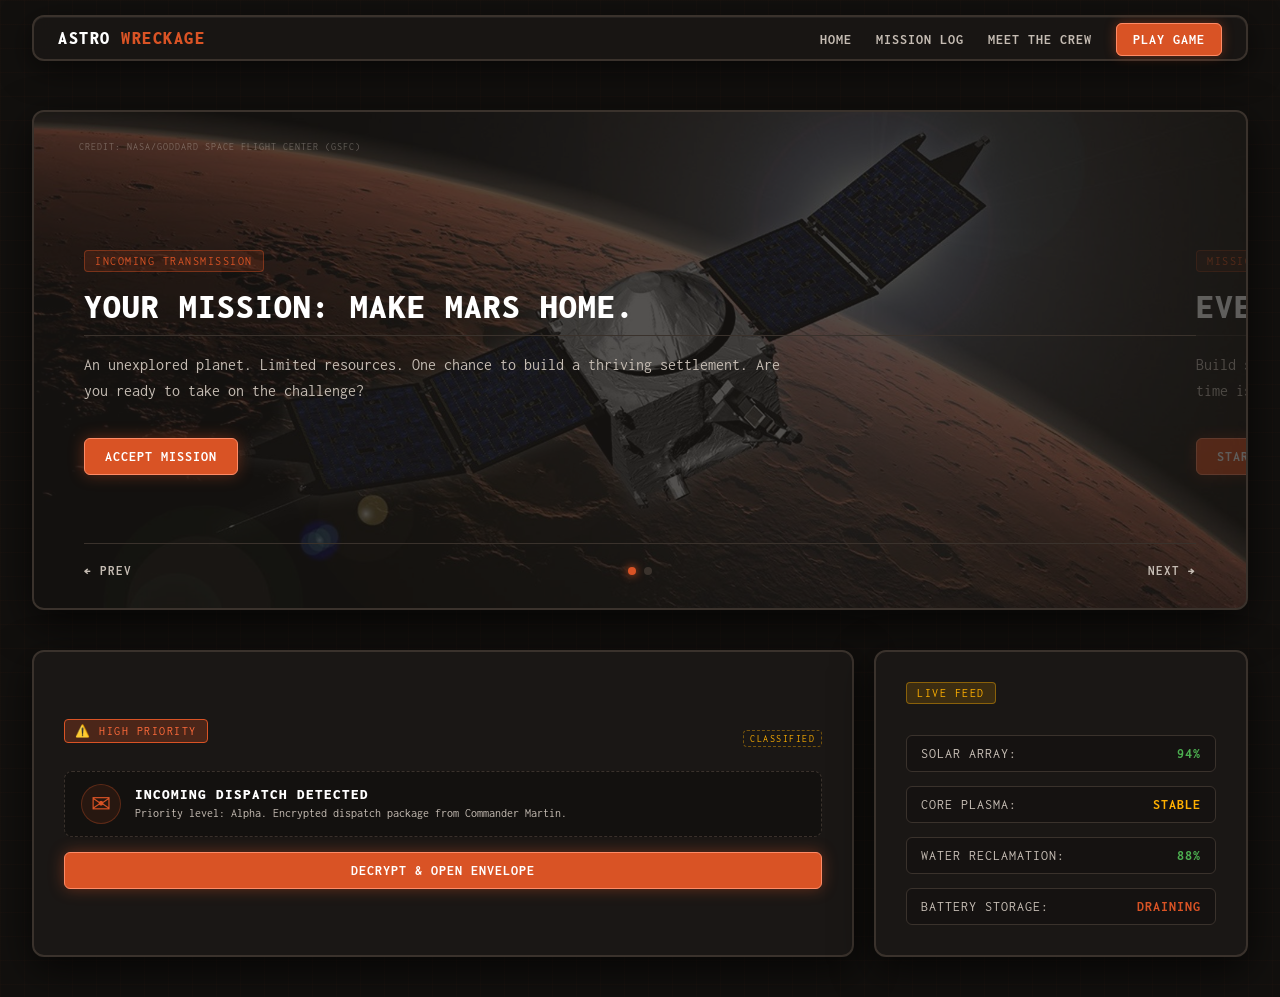
<file: index.html>
<!DOCTYPE html>
<html lang="en">
<head>
    <meta charset="UTF-8">
    <meta name="viewport" content="width=device-width, initial-scale=1.0">
    <title>Astro Wreckage | Home</title>
    <link rel="preconnect" href="https://fonts.googleapis.com">
    <link rel="preconnect" href="https://fonts.gstatic.com" crossorigin>
    <link href="https://fonts.googleapis.com/css2?family=Inconsolata:wght@400;700;900&display=swap" rel="stylesheet">
    <link rel="stylesheet" href="style.css">
</head>
<body>
    <nav>
        <a href="#" class="brand">
            <span class="title">Astro <span>Wreckage</span></span>
        </a>
        
        <ul class="navbar">
            <li><a href="index.html" class="active">Home</a></li>
            <li><a href="mission.html">Mission Log</a></li>
            <li><a href="crew.html">Meet The Crew</a></li>
            <li><a href="game.html" class="game-btn">Play Game</a></li>
        </ul>
    </nav>

<section class="car">
        <div class="car-bg-map" id="carMap"></div>
        
        <div class="image-credit" id="imageCredit">Credit: NASA/Goddard Space Flight Center (GSFC)</div>

        <div class="carousel-container">
            <div class="carousel-slide active">
                <div class="badge">INCOMING TRANSMISSION</div>
                <h1>YOUR MISSION: MAKE MARS HOME.</h1>
                <p>An unexplored planet. Limited resources. One chance to build a thriving settlement. Are you ready to take on the challenge?</p>
                <div class="carousel-actions">
                    <a href="game.html" class="btn primary">ACCEPT MISSION</a>
                </div>
            </div>
            <div class="carousel-slide">
                <div class="badge">MISSION BRIEFING</div>
                <h1>EVERY DECISION SHAPES THE FUTURE.</h1>
                <p>Build structures, manage resources, and advance your research. Plan wisely, because time is running out and every decision counts.</p>
                <div class="carousel-actions">
                    <a href="game.html" class="btn primary">START YOUR MISSION</a>
                </div>
            </div>
        </div>

        <div class="carousel-nav">
            <button class="prev-btn">← PREV</button>
            <div class="indicators">
                <span class="dot active"></span>
                <span class="dot"></span>
            </div>
            <button class="next-btn">NEXT →</button>
        </div>
    </section>
<section class="dashboard-grid">
        <div class="dash-card mission-directive" id="letterCard">
            <div class="letter-seal-view" id="letterSeal">
                <div class="envelope-header">
                    <span class="badge priority-badge">⚠️ HIGH PRIORITY</span>
                    <span class="classification">CLASSIFIED</span>
                </div>
                <div class="envelope-body">
                    <div class="envelope-icon">✉</div>
                    <div class="envelope-text">
                        <h3>INCOMING DISPATCH DETECTED</h3>
                        <p>Priority level: Alpha. Encrypted dispatch package from Commander Martin.</p>
                    </div>
                </div>
                <button class="btn primary" id="openLetterBtn">DECRYPT & OPEN ENVELOPE</button>
            </div>

            <div class="letter-popup-view" id="letterPopup" style="display: none;">
                <div class="letter-popup-content">
                    <span class="close-letter" id="closeLetterBtn">&times; CLOSE ENVELOPE</span>
                    <p class="letter-from">TO: JUNIOR ASTRONAUT</p>
                    <p>WELCOME TO THE MISSION, RECRUIT.</p>
                    <p class="letter-body">
                    You have been selected to take part in humanity's next great challenge: establishing a settlement on Mars. Your mission is to construct and expand your colony, manage limited resources, and advance research before time runs out. Every decision matters. Are you ready to get started? 
                    </p>
                    <div class="letter-signature">- COMMANDER MARTIN</div>
                    <div>
                        <a href="mission.html" class="btn lol">MISSION ASSIGNMENT ACTIVE </a>
                    </div>
                </div>
            </div>
        </div>

  <div class="dash-card telemetry-box">
    <div class="badge" style="color: var(--terminal-yellow); border-color: rgba(255, 176, 0, 0.4); background-color: rgba(255, 176, 0, 0.15);">LIVE FEED</div>
            
    <div class="telemetry-grid">
        <div class="telemetry-item">
            <span class="t-label">SOLAR ARRAY:</span>
            <span class="t-val" id="solarVal" style="color: #4CAF50;">94%</span>
        </div>
    <div class="telemetry-item">
        <span class="t-label">CORE PLASMA:</span>
        <span class="t-val" id="plasmaVal" style="color: var(--terminal-yellow);">STABLE</span>
    </div>
    <div class="telemetry-item">
        <span class="t-label">WATER RECLAMATION:</span>
        <span class="t-val" id="waterVal" style="color: #4CAF50;">88%</span>
    </div>
    <div class="telemetry-item">
        <span class="t-label">BATTERY STORAGE:</span>
        <span class="t-val" id="batteryVal" style="color: var(--rust-orange);">DRAINING</span>
        </div>
    </div>
</div>
</section>
    <script src="script.js"></script>
</body>
</html>
</file>
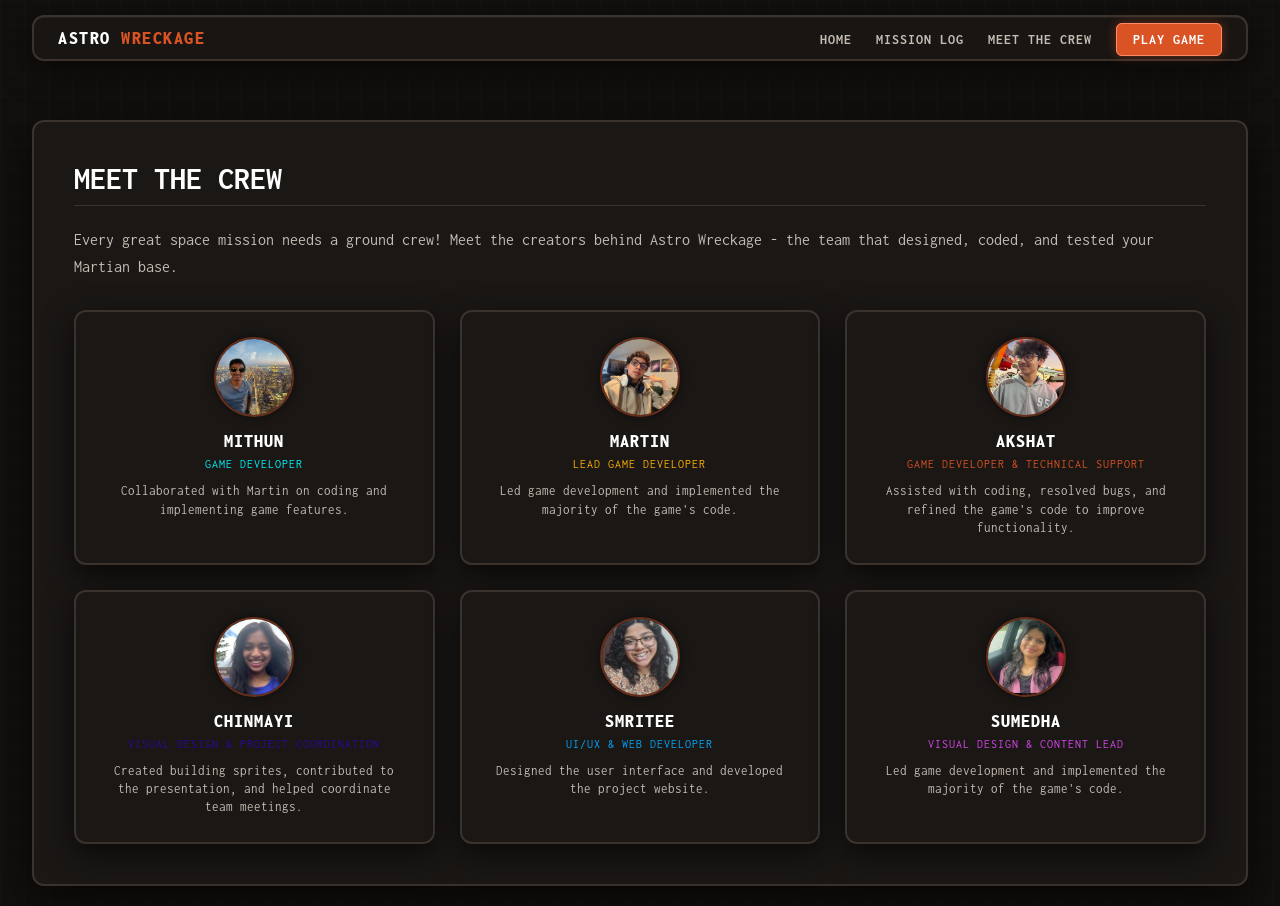
<file: crew.html>
<!DOCTYPE html>
<html lang="en">
<head>
    <meta charset="UTF-8">
    <meta name="viewport" content="width=device-width, initial-scale=1.0">
    <title>Astro Wreckage | Meet The Crew</title>
    <link rel="preconnect" href="https://fonts.googleapis.com">
    <link rel="preconnect" href="https://fonts.gstatic.com" crossorigin>
    <link href="https://fonts.googleapis.com/css2?family=Inconsolata:wght@400;700;900&display=swap" rel="stylesheet">
    <link rel="stylesheet" href="style.css">
</head>
<body>

    <nav>
        <a href="index.html" class="brand"><span class="title">Astro <span>Wreckage</span></span></a>
        <ul class="navbar">
            <li><a href="index.html">Home</a></li>
            <li><a href="mission.html">Mission Log</a></li>
            <li><a href="crew.html" class="active">Meet The Crew</a></li>
            <li><a href="game.html" class="game-btn">Play Game</a></li>
        </ul>
    </nav>
<main class="page-content">
        <h1>MEET THE CREW</h1>
        <p>Every great space mission needs a ground crew! Meet the creators behind Astro Wreckage - the team that designed, coded, and tested your Martian base.</p>

        <div class="crew-grid">
            <div class="crew-card" style="--card-glow: #00f3ff;">
                <div class="crew-avatar image-avatar">
                    <img src="crew1.webp" alt="Mithun">
                </div>
                <h3>MITHUN</h3>
                <span class="crew-role" style="color:#00f3ff">Game Developer</span>
                <p>Collaborated with Martin on coding and implementing game features.</p>
            </div>

            <div class="crew-card" style="--card-glow: #ffb000;">
                <div class="crew-avatar image-avatar">
                    <img src="crew2.webp" alt="Martin">
                </div>
                <h3>MARTIN</h3>
                <span class="crew-role" style="color: #ffb000">Lead Game Developer</span>
                <p>Led game development and implemented the majority of the game's code.</p>
            </div>

            <div class="crew-card" style="--card-glow: #4caf50;">
                <div class="crew-avatar image-avatar">
                    <img src="crew3.jpg" alt="Akshat">
                </div>
                <h3>AKSHAT</h3>
                <span class="crew-role">Game Developer & Technical Support</span>
                <p>Assisted with coding, resolved bugs, and refined the game's code to improve functionality.</p>
            </div>

            <div class="crew-card" style="--card-glow: #280a9c;">
                <div class="crew-avatar image-avatar">
                    <img src="crew4.webp" alt="Chinmayi">
                </div>
                <h3>CHINMAYI</h3>
                <span class="crew-role" style="color: #280a9c";>Visual Design & Project Coordination</span>
                <p>Created building sprites, contributed to the presentation, and helped coordinate team meetings.</p>
            </div>

<div class="crew-card user-star-card" id="userCrewCard" style="--card-glow: #00a8ff;">
    <div class="card-content-inner">
        <div class="crew-avatar image-avatar">
            <img src="crew5.jpeg" alt="Smritee">
        </div>
        <h3>SMRITEE</h3>
        <span class="crew-role" style="color: #00a8ff;">UI/UX & Web Developer</span>
        <p>Designed the user interface and developed the project website.</p>
    </div>
</div>

            <div class="crew-card" style="--card-glow: #d946ef;">
                <div class="crew-avatar image-avatar">
                    <img src="crew6.webp" alt="Crew 6">
                </div>
                <h3>SUMEDHA</h3>
                <span class="crew-role" style="color: #d946ef;">Visual Design & Content Lead</span>
                <p>Led game development and implemented the majority of the game's code.</p>
            </div>
        </div>
    </main>

    <script src="script.js"></script>
</body>
</html>
</file>
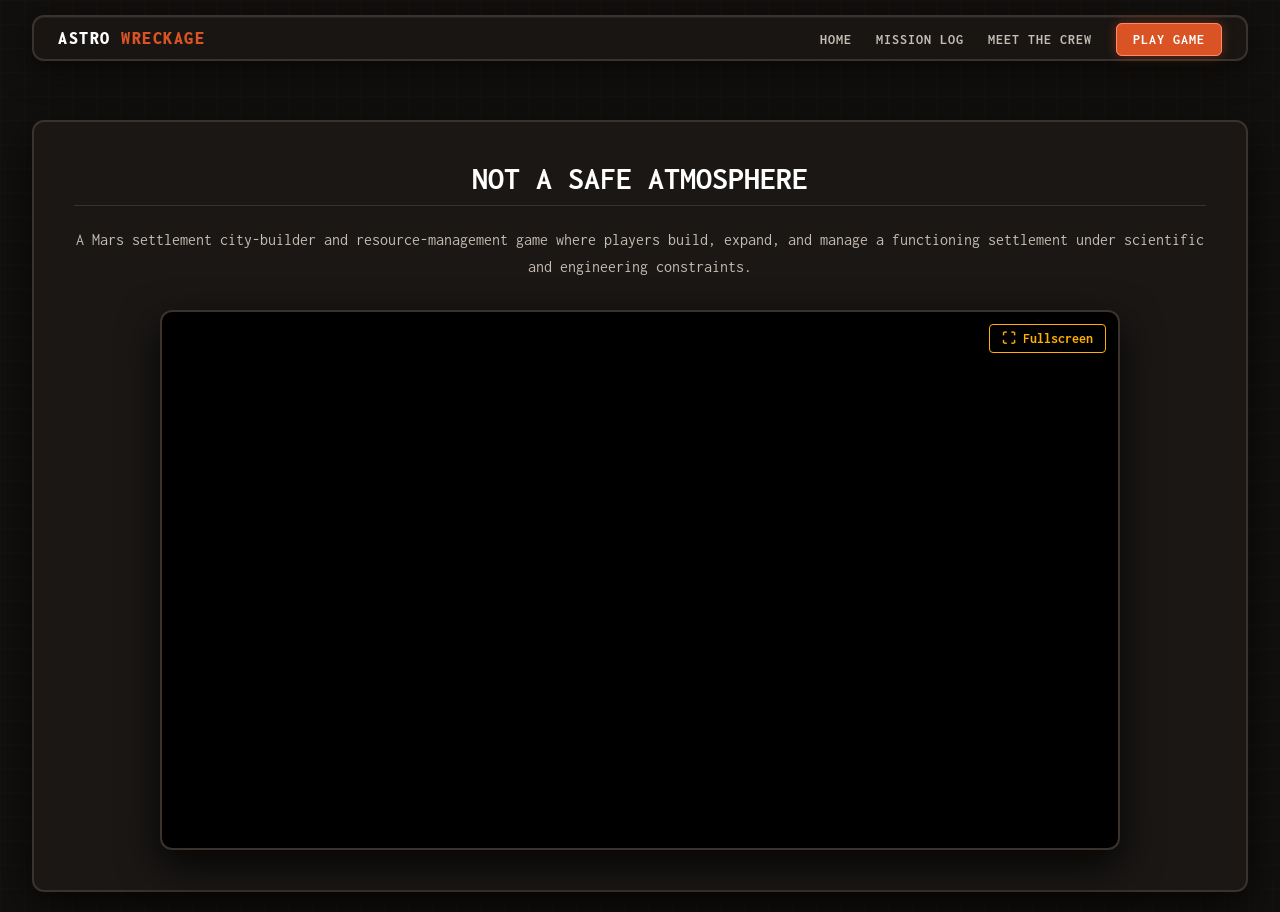
<file: game.html>
<!DOCTYPE html>
<html lang="en">
<head>
    <meta charset="UTF-8">
    <meta name="viewport" content="width=device-width, initial-scale=1.0">
    <title>Astro Wreckage | Mission Trainer</title>
    <link rel="preconnect" href="https://fonts.googleapis.com">
    <link rel="preconnect" href="https://fonts.gstatic.com" crossorigin>
    <link href="https://fonts.googleapis.com/css2?family=Inconsolata:wght@400;700;900&display=swap" rel="stylesheet">
    <link rel="stylesheet" href="style.css">
    <style>
        .godot-container {
            display: flex;
            flex-direction: column;
            align-items: center;
            justify-content: center;
            margin-top: 20px;
        }
        .game-frame-wrapper {
            width: 800px;
            max-width: 100%;
            height: 500px;
            background-color: #0b0908;
            border: 2px solid var(--mars-border);
            border-radius: 8px;
            box-shadow: 0 0 20px rgba(217, 83, 37, 0.2);
            overflow: hidden;
        }
        iframe {
            width: 100%;
            height: 100%;
            border: none;
        }
    </style>
</head>
<body>

    <nav>
        <a href="index.html" class="brand"><span class="title">Astro <span>Wreckage</span></span></a>
        <ul class="navbar">
            <li><a href="index.html">Home</a></li>
            <li><a href="mission.html">Mission Log</a></li>
            <li><a href="crew.html">Meet The Crew</a></li>
            <li><a href="game.html" class="game-btn">Play Game</a></li>
        </ul>
    </nav>
<main class="page-content game-page-container">
        <h1>NOT A SAFE ATMOSPHERE</h1>
        <p>A Mars settlement city-builder and resource-management game where players build, expand, and manage a functioning settlement under scientific and engineering constraints.</p>

 <div class="game-wrapper" id="gameWrapper">
    <button type="button" class="fullscreen-btn" id="fullscreenBtn" onclick="toggleGameFullscreen()">⛶ Fullscreen</button>
            
            <iframe src="https://profound-fairy-eb80bc.netlify.app" width="960" height="600" allow="autoplay; fullscreen; cma" frameborder="0"></iframe>
        </div>
    </main>
    <script src="script.js"></script>
</body>
</html>
</file>
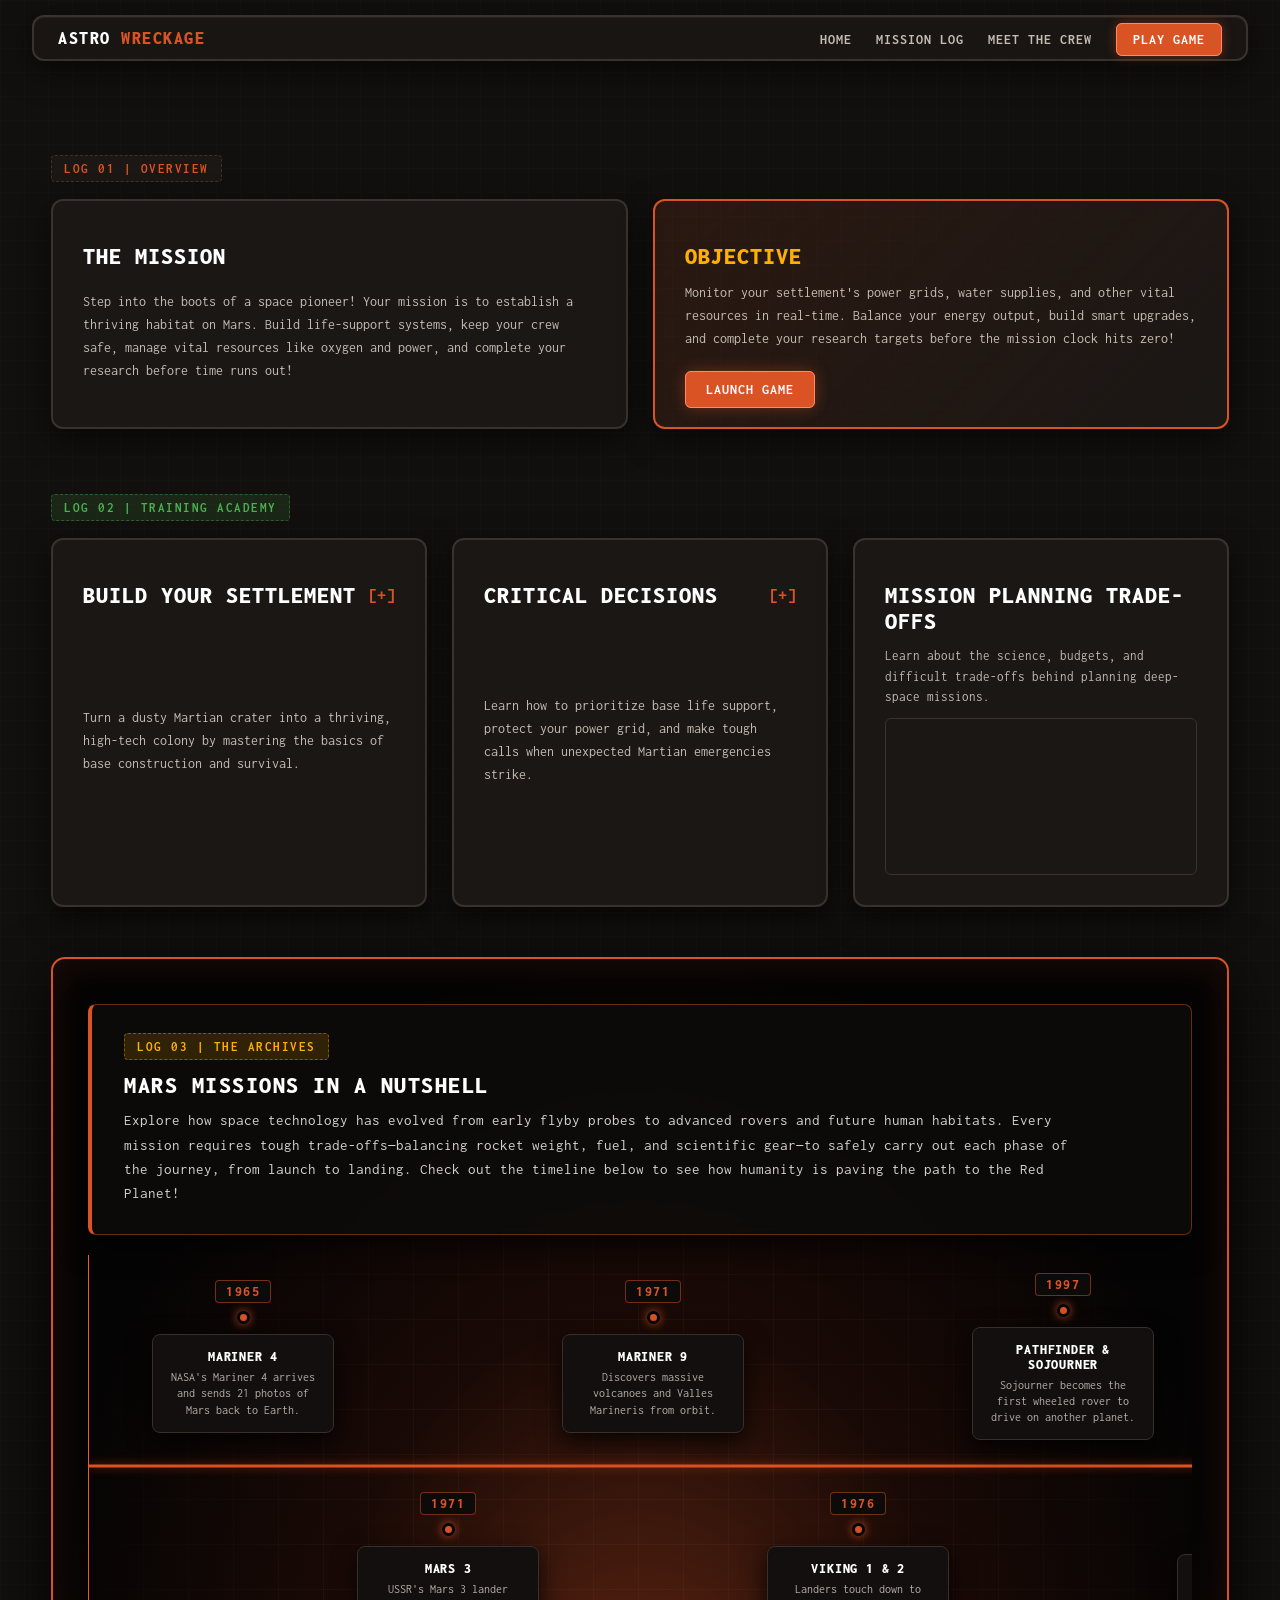
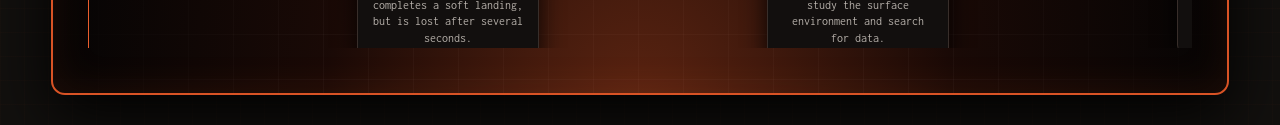
<file: mission.html>
<!DOCTYPE html>
<html lang="en">
<head>
    <meta charset="UTF-8">
    <meta name="viewport" content="width=device-width, initial-scale=1.0">
    <title>Astro Wreckage | Mission Log</title>
    <link rel="preconnect" href="https://fonts.googleapis.com">
    <link rel="preconnect" href="https://fonts.gstatic.com" crossorigin>
    <link href="https://fonts.googleapis.com/css2?family=Inconsolata:wght@400;700;900&display=swap" rel="stylesheet">
    <link rel="stylesheet" href="style.css">
</head>
<body>

    <nav>
        <a href="index.html" class="brand"><span class="title">Astro <span>Wreckage</span></span></a>
        <ul class="navbar">
            <li><a href="index.html">Home</a></li>
            <li><a href="mission.html" class="active">Mission Log</a></li>
            <li><a href="crew.html">Meet The Crew</a></li>
            <li><a href="game.html" class="game-btn">Play Game</a></li>
        </ul>
    </nav>

    <main class="mission-page-container">

        <section class="mars-section-block">
            <div class="section-tag">LOG 01 | OVERVIEW</div>
            <div class="mission-info-grid">
                <div class="info-card">
                    <h2>THE MISSION</h2>
                    <p>
                    Step into the boots of a space pioneer! Your mission is to establish a thriving habitat on Mars. Build life-support systems, keep your crew safe, manage vital resources like oxygen and power, and complete your research before time runs out!
                    </p>
                </div>
                <div class="info-card highlight-info-card">
                    <h2 style="color: var(--terminal-yellow);">OBJECTIVE</h2>
                    <p>
                    Monitor your settlement's power grids, water supplies, and other vital resources in real-time. Balance your energy output, build smart upgrades, and complete your research targets before the mission clock hits zero!
                    </p>
                    <div style="margin-top: 15px;">
                        <a href="game.html" class="btn primary">Launch Game</a>
                    </div>
                </div>
            </div>
        </section>

<section class="mars-section-block">
            <div class="section-tag" style="color: #4CAF50; border-color: rgba(76, 175, 80, 0.4); background-color: rgba(76, 175, 80, 0.15);">LOG 02 | TRAINING ACADEMY</div>
            
            <div class="mission-triple-grid">
                
                <div class="info-card interactive-log-card">
                    <div class="card-header-row">
                        <h2>BUILD YOUR SETTLEMENT</h2>
                        <span class="toggle-icon">[+]</span>
                    </div>
                    <p class="card-summary">
                    Turn a dusty Martian crater into a thriving, high-tech colony by mastering the basics of base construction and survival.
                    </p>
                    <div class="card-expanded-content">
                        <p><strong>01 ESTABLISH YOUR BASE</strong> Learn how to place buildings and begin expanding your settlement.</p>
                        <p><strong>02 MANAGE YOUR RESOURCES</strong> Keep track of your available resources and decide how to use them effectively.</p>
                        <p><strong>03 ADVANCE YOUR RESEARCH</strong> Progress through research levels and work toward completing your mission objective.</p>
                    </div>
                </div>

                <div class="info-card interactive-log-card">
                    <div class="card-header-row">
                        <h2>CRITICAL DECISIONS</h2>
                        <span class="toggle-icon">[+]</span>
                    </div>
                    <p class="card-summary">
                    Learn how to prioritize base life support, protect your power grid, and make tough calls when unexpected Martian emergencies strike.
                    </p>
                    <div class="card-expanded-content">
                        <p><strong>Protocol Alpha (Power Conservation):</strong>A massive Martian dust storm is rolling in! Quickly choose which buildings to power down so you don't waste precious energy and resources while keeping your life-support running.</p>
                        <p><strong>Protocol Beta (Resource Rationing):</strong>Expanding too fast will drain your supplies completely! Carefully balance building new modules with saving enough resources to hit your final mission goals.</p>
                    </div>
                </div>

<div class="info-card video-card-container">
                    <h2>MISSION PLANNING TRADE-OFFS</h2>
                    <p style="font-size: 0.8rem; margin-bottom: 10px; color: var(--dust-grey);">Learn about the science, budgets, and difficult trade-offs behind planning deep-space missions.</p>
                    <div class="video-container" style="position: relative; width: 100%; padding-bottom: 50%; height: 0; overflow: hidden; border-radius: 6px; border: 1px solid var(--mars-border);">
                        <iframe src="https://www.youtube.com/embed/PYq1x1nX-Jk" title="Mission Planning Trade-Offs Video" style="position: absolute; top: 0; left: 0; width: 100%; height: 100%; border:0;" allowfullscreen></iframe>
                    </div>
                </div>
        </section>

<section class="mars-timeline-hero">
            <div class="timeline-hero-overlay">

                <div class="timeline-intro-box">
                    <div class="section-tag" style="color: var(--terminal-yellow); border-color: rgba(255, 176, 0, 0.4); background-color: rgba(255, 176, 0, 0.15);">LOG 03 | THE ARCHIVES</div>
                    <h2>MARS MISSIONS IN A NUTSHELL</h2>
                    <p>
                    Explore how space technology has evolved from early flyby probes to advanced rovers and future human habitats. Every mission requires tough trade-offs—balancing rocket weight, fuel, and scientific gear—to safely carry out each phase of the journey, from launch to landing. Check out the timeline below to see how humanity is paving the path to the Red Planet!
                    </p>
                </div>

<div class="timeline-container">
    <div class="scanner-laser"></div>
    <div class="timeline-track-line">
                        
                        <div class="timeline-node">
                            <span class="t-year">1965</span>
                            <div class="node-dot"></div>
                            <div class="node-content">
                                <h3>MARINER 4</h3>
                                <p>NASA's Mariner 4 arrives and sends 21 photos of Mars back to Earth.</p>
                            </div>
                        </div>

                        <div class="timeline-node">
                            <span class="t-year">1971</span>
                            <div class="node-dot"></div>
                            <div class="node-content">
                                <h3>MARS 3</h3>
                                <p>USSR's Mars 3 lander completes a soft landing, but is lost after several seconds.</p>
                            </div>
                        </div>

                        <div class="timeline-node">
                            <span class="t-year">1971</span>
                            <div class="node-dot"></div>
                            <div class="node-content">
                                <h3>MARINER 9</h3>
                                <p>Discovers massive volcanoes and Valles Marineris from orbit.</p>
                            </div>
                        </div>

                        <div class="timeline-node">
                            <span class="t-year">1976</span>
                            <div class="node-dot"></div>
                            <div class="node-content">
                                <h3>VIKING 1 &amp; 2</h3>
                                <p>Landers touch down to study the surface environment and search for data.</p>
                            </div>
                        </div>

                        <div class="timeline-node">
                            <span class="t-year">1997</span>
                            <div class="node-dot"></div>
                            <div class="node-content">
                                <h3>PATHFINDER &amp; SOJOURNER</h3>
                                <p>Sojourner becomes the first wheeled rover to drive on another planet.</p>
                            </div>
                        </div>

                        <div class="timeline-node">
                            <span class="t-year">1997</span>
                            <div class="node-dot"></div>
                            <div class="node-content">
                                <h3>GLOBAL SURVEYOR</h3>
                                <p>Arrives in orbit and maps the Red Planet from pole to pole.</p>
                            </div>
                        </div>

                        <div class="timeline-node">
                            <span class="t-year">2001</span>
                            <div class="node-dot"></div>
                            <div class="node-content">
                                <h3>MARS ODYSSEY</h3>
                                <p>Begins a multi-decade mission relaying science data back to Earth.</p>
                            </div>
                        </div>

                        <div class="timeline-node">
                            <span class="t-year">2003</span>
                            <div class="node-dot"></div>
                            <div class="node-content">
                                <h3>MARS EXPRESS</h3>
                                <p>ESA orbiter stays active in service for over 19 years.</p>
                            </div>
                        </div>

                        <div class="timeline-node">
                            <span class="t-year">2004</span>
                            <div class="node-dot"></div>
                            <div class="node-content">
                                <h3>SPIRIT &amp; OPPORTUNITY</h3>
                                <p>Twin rovers find geological evidence of past flowing water.</p>
                            </div>
                        </div>

                        <div class="timeline-node">
                            <span class="t-year">2006</span>
                            <div class="node-dot"></div>
                            <div class="node-content">
                                <h3>RECONNAISSANCE ORBITER</h3>
                                <p>Relays more high-res data than any previous Mars mission.</p>
                            </div>
                        </div>

                        <div class="timeline-node">
                            <span class="t-year">2012</span>
                            <div class="node-dot"></div>
                            <div class="node-content">
                                <h3>CURIOSITY ROVER</h3>
                                <p>Lands at Gale Crater to detect organic compounds in the crust.</p>
                            </div>
                        </div>

                        <div class="timeline-node">
                            <span class="t-year">2014</span>
                            <div class="node-dot"></div>
                            <div class="node-content">
                                <h3>MARS ORBITER MISSION</h3>
                                <p>India's interplanetary probe successfully reaches Mars orbit.</p>
                            </div>
                        </div>

                        <div class="timeline-node">
                            <span class="t-year">2016</span>
                            <div class="node-dot"></div>
                            <div class="node-content">
                                <h3>TRACE GAS ORBITER</h3>
                                <p>Analyzes the precise composition of the Martian atmosphere.</p>
                            </div>
                        </div>

                        <div class="timeline-node">
                            <span class="t-year">2018</span>
                            <div class="node-dot"></div>
                            <div class="node-content">
                                <h3>INSIGHT LANDER</h3>
                                <p>Probes the deep interior structure of Mars for the first time.</p>
                            </div>
                        </div>

                        <div class="timeline-node">
                            <span class="t-year">2021</span>
                            <div class="node-dot"></div>
                            <div class="node-content">
                                <h3>HOPE &amp; TIANWEN-1</h3>
                                <p>The UAE's Hope orbiter and China's Tianwen-1 arrive at Mars.</p>
                            </div>
                        </div>

                        <div class="timeline-node">
                            <span class="t-year">2021</span>
                            <div class="node-dot"></div>
                            <div class="node-content">
                                <h3>PERSEVERANCE &amp; INGENUITY</h3>
                                <p>Perseverance lands alongside the first powered helicopter on another world.</p>
                            </div>
                        </div>

                        <div class="timeline-node">
                            <span class="t-year">2022</span>
                            <div class="node-dot"></div>
                            <div class="node-content">
                                <h3>INSIGHT'S FINAL TRANSMISSION</h3>
                                <p>The InSight lander concludes its historic mission after mapping deep marsquakes.</p>
                            </div>
                        </div>

                        <div class="timeline-node">
                            <span class="t-year">2024</span>
                            <div class="node-dot"></div>
                            <div class="node-content">
                                <h3>EXOMARS &amp; SAMPLE CACHE</h3>
                                <p>Orbiters and rovers continue mapping atmospheric gases and caching rock samples.</p>
                            </div>
                        </div>

                        <div class="timeline-node highlight-node">
                            <span class="t-year" style="color: var(--terminal-yellow);">2026</span>
                            <div class="node-dot" style="background: var(--terminal-yellow); box-shadow: 0 0 12px var(--terminal-yellow);"></div>
                            <div class="node-content">
                                <h3 style="color: #FFFFFF;">ASTRO WRECKAGE</h3>
                                <p>Jump into the game terminal to start playing!</p>
                                <a href="game.html" class="btn primary" style="margin-top: 8px; font-size: 0.7rem; padding: 5px 10px;">Play Game</a>
                            </div>
                        </div>

                    </div>
                </div>
            </div>
        </section>
    </main>
    <script src="script.js"></script>
</body>
</html>
</file>
<file: style.css>
:root {
    --mars-dark: #12100E;
    --mars-panel: #1A1715;
    --mars-border: #3A322C;
    --rust-orange: #D95325;
    --rust-hover: #FF6B3B;
    --dust-grey: #C5BCB3;
    --terminal-yellow: #FFB000;
}
* {
    box-sizing: border-box;
    margin: 0;
    padding: 0;
    scroll-behavior: smooth;
}
body {
    background-color: var(--mars-dark);
    color: var(--dust-grey);
    font-family: 'Inconsolata', monospace;
    background-image: 
        linear-gradient(rgba(217, 83, 37, 0.02) 1px, transparent 1px),
        linear-gradient(90deg, rgba(217, 83, 37, 0.02) 1px, transparent 1px);
    background-size: 24px 24px;
    padding-top: 100px;
}

nav {
    position: fixed;
    top: 15px;
    left: 50%;
    transform: translateX(-50%);
    width: 95%;
    max-width: 95%;
    background-color: rgba(26, 23, 21, 0.95);
    border: 2px solid var(--mars-border);
    border-radius: 12px;
    padding: 12px 24px;
    display: flex;
    align-items: center;
    justify-content: space-between;
    backdrop-filter: blur(8px);
    box-shadow: 0 8px 32px rgba(0, 0, 0, 0.6), inset 0 1px 0 rgba(255, 255, 255, 0.05);
    z-index: 1000;
}
.brand {
    display: flex;
    align-items: center;
    gap: 12px;
    text-decoration: none;
}
.title {
    font-size: 1.1rem;
    font-weight: 900;
    color: #FFFFFF;
    letter-spacing: 1.5px;
    text-transform: uppercase;
}
.title span {
    color: var(--rust-orange);
}

.navbar {
    list-style: none;
    display: flex;
    align-items: center;
    gap: 24px;
}
.navbar li a {
    text-decoration: none;
    color: var(--dust-grey);
    font-size: 0.85rem;
    font-weight: bold;
    text-transform: uppercase;
    letter-spacing: 1px;
    transition: color 0.2s ease;
    position: relative;
    padding: 4px 0;
}
.navbar li a:hover {
    color: var(--terminal-yellow);
}
.navbar li a.game-btn {
    background-color: var(--rust-orange);
    color: #FFFFFF;
    padding: 8px 16px;
    border-radius: 6px;
    border: 1px solid #FF8B66;
    box-shadow: 0 0 12px rgba(217, 83, 37, 0.4);
    transition: all 0.2s ease;
}
.navbar li a.game-btn:hover {
    background-color: var(--rust-hover);
    box-shadow: 0 0 18px rgba(255, 107, 59, 0.7);
    color: #FFFFFF;
    transform: translateY(-1px);
}

.car {
    max-width: 95%;
    margin: 10px auto 40px auto;
    background: var(--mars-panel);
    border: 2px solid var(--mars-border);
    border-radius: 12px;
    padding: 60px 50px 30px 50px;
    min-height: 500px;
    position: relative;
    box-shadow: 0 12px 40px rgba(0, 0, 0, 0.7);
    overflow: hidden;
    display: flex;
    flex-direction: column;
    justify-content: space-between;
}
.car-bg-map {
    position: absolute;
    top: 0;
    left: 0;
    width: 100%;
    height: 100%;
    background: url('background.jpg');
    background-size: cover;
    background-position: center;
    opacity: 0.25; 
    transition: transform 0.1s ease-out;
    pointer-events: none;
    z-index: 0;
}

.car > *:not(.car-bg-map) {
    position: relative;
    z-index: 1;
}

.carousel-slide {
    display: none;
    text-align: left;
}

.carousel-slide.active {
    display: block;
}

.car h1 {
    color: #FFFFFF;
    font-size: 2.2rem;
    font-weight: 900;
    margin-bottom: 16px;
    letter-spacing: 1px;
    text-transform: uppercase;
}
.car p {
    color: var(--dust-grey);
    font-size: 1rem;
    line-height: 1.6;
    max-width: 700px;
    margin: 0 0 35px 0;
}
.carousel-actions {
    display: flex;
    justify-content: flex-start;
    gap: 16px;
    margin-bottom: 0;
}
.carousel-nav {
    display: flex;
    justify-content: space-between;
    align-items: center;
    border-top: 1px solid var(--mars-border);
    padding-top: 20px;
    font-size: 0.8rem;
    position: relative;
    z-index: 1;
    width: 100%;
}
.carousel-container {
    display: flex;
    transition: transform 0.5s ease-in-out;
    width: 100%;
    align-items: center;
    margin: auto 0;
}

.carousel-slide {
    min-width: 100%;
    flex-shrink: 0;
    display: block;
    text-align: left;
    opacity: 0.3;
    transition: opacity 0.5s ease;
}

.carousel-slide.active {
    opacity: 1;
}
.image-credit {
    position: absolute;
    bottom: 30px;
    right: 5px;
    font-size: 0.6rem;
    color: var(--dust-grey);
    opacity: 0.4;
    letter-spacing: 1px;
    text-transform: uppercase;
    z-index: 2;
    pointer-events: none;
}
.badge {
    display: inline-block;
    background-color: rgba(217, 83, 37, 0.15);
    border: 1px solid rgba(217, 83, 37, 0.4);
    color: var(--rust-orange);
    font-size: 0.75rem;
    padding: 4px 10px;
    border-radius: 4px;
    margin-bottom: 16px;
    letter-spacing: 1.5px;
    text-transform: uppercase;
}
.btn {
    text-decoration: none;
    font-family: 'Inconsolata', monospace;
    font-weight: 700;
    font-size: 0.85rem;
    padding: 10px 20px;
    border-radius: 6px;
    text-transform: uppercase;
    letter-spacing: 1px;
    transition: all 0.2s ease;
}
.btn.primary {
    background-color: var(--rust-orange);
    color: #FFFFFF;
    border: 1px solid #FF8B66;
    box-shadow: 0 0 15px rgba(217, 83, 37, 0.4);
 }
 .btn.lol {
    background-color: #4CAF50;
    color: #FFFFFF;
    border: 1px solid #4CAF50;
 }
.btn.primary:hover {
    background-color: var(--rust-hover);
    transform: translateY(-2px);
}
.btn.secondary {
    background-color: #2A2623;
    color: var(--dust-grey);
    border: 1px solid var(--mars-border);
}
.btn.secondary:hover {
    color: #FFFFFF;
    border-color: var(--rust-orange);
}
.carousel-nav {
    display: flex;
    justify-content: space-between;
    align-items: center;
    border-top: 1px solid var(--mars-border);
    padding-top: 20px;
    font-size: 0.8rem;
}
.carousel-nav button {
    background: none;
    border: none;
    color: var(--dust-grey);
    font-family: 'Inconsolata', monospace;
    font-weight: bold;
    cursor: pointer;
    letter-spacing: 1px;
    transition: color 0.2s;
}
.carousel-nav button:hover {
    color: var(--terminal-yellow);
}
.indicators {
    display: flex;
    gap: 8px;
}
.dot {
    width: 8px;
    height: 8px;
    border-radius: 50%;
    background-color: var(--mars-border);
    display: inline-block;
    cursor: pointer;
}
.dot.active {
    background-color: var(--rust-orange);
    box-shadow: 0 0 8px var(--rust-orange);
}
:root {
    --mars-dark: #12100E; --mars-panel: #1A1715; --mars-border: #3A322C;
    --rust-orange: #D95325; --rust-hover: #FF6B3B; --dust-grey: #C5BCB3; --terminal-yellow: #FFB000;
}
.page-content {
    max-width: 95%; 
    margin: 20px auto; 
    background: var(--mars-panel); 
    border: 2px solid var(--mars-border);
    border-radius: 12px; 
    padding: 40px; 
    box-shadow: 0 12px 40px rgba(0, 0, 0, 0.7);
}
h1 { 
    color: #fff; 
    font-size: 2rem; 
    margin-bottom: 20px; 
    text-transform: uppercase; 
    border-bottom: 1px solid var(--mars-border); 
    padding-bottom: 10px; 
}
p { 
    font-size: 1rem; 
    line-height: 1.7; 
    margin-bottom: 15px; 
}

.dashboard-grid {
    max-width: 95%;
    margin: 0 auto 40px auto;
    display: grid;
    grid-template-columns: 2.2fr 1fr;
    gap: 20px;
}

.dash-card {
    background: var(--mars-panel);
    border: 2px solid var(--mars-border);
    border-radius: 12px;
    padding: 30px;
    box-shadow: 0 12px 40px rgba(0, 0, 0, 0.7);
    position: relative;
    overflow: hidden;
}

.mission-directive {
    position: relative;
    padding: 25px 30px;
    background: var(--mars-panel);
    border: 2px solid var(--mars-border);
    border-radius: 12px;
    box-shadow: 0 12px 40px rgba(0, 0, 0, 0.7);
    overflow: hidden;
    min-height: 220px;
    display: flex;
    flex-direction: column;
    justify-content: center;
}

/* envelope closed */
.letter-seal-view {
    display: flex;
    flex-direction: column;
    justify-content: space-between;
    width: 100%;
}
.envelope-header {
    display: flex;
    justify-content: space-between;
    align-items: center;
    margin-bottom: 12px;
}
.priority-badge {
    background-color: rgba(217, 83, 37, 0.25);
    border: 1px solid var(--rust-orange);
    color: var(--rust-hover);
    animation: pulseWarning 1.2s infinite ease-in-out;
}
@keyframes pulseWarning {
    0% { opacity: 0.4; box-shadow: 0 0 0 rgba(217, 83, 37, 0); }
    50% { opacity: 1; box-shadow: 0 0 10px rgba(217, 83, 37, 0.7); }
    100% { opacity: 0.4; box-shadow: 0 0 0 rgba(217, 83, 37, 0); }
}
.classification {
    font-size: 0.65rem;
    color: var(--terminal-yellow);
    letter-spacing: 1.5px;
    border: 1px dashed rgba(255, 176, 0, 0.4);
    padding: 2px 6px;
    border-radius: 4px;
}
.envelope-body {
    display: flex;
    align-items: center;
    gap: 14px;
    background: rgba(0, 0, 0, 0.25);
    border: 1px dashed var(--mars-border);
    padding: 12px 16px;
    border-radius: 8px;
    margin-bottom: 15px;
}
.envelope-icon {
    font-size: 1.5rem;
    color: var(--rust-orange);
    background: rgba(217, 83, 37, 0.1);
    width: 40px;
    height: 40px;
    display: flex;
    align-items: center;
    justify-content: center;
    border-radius: 50%;
    border: 1px solid rgba(217, 83, 37, 0.3);
    flex-shrink: 0;
}
.envelope-text h3 {
    color: #FFFFFF;
    font-size: 0.95rem;
    font-weight: 900;
    margin-bottom: 3px;
    text-transform: uppercase;
    letter-spacing: 1px;
}
.envelope-text p {
    color: var(--dust-grey);
    font-size: 0.78rem;
    line-height: 1.3;
    margin: 0;
}

.letter-popup-view {
    display: none;
    width: 100%;
    animation: fadeInSlide 0.35s cubic-bezier(0.16, 1, 0.3, 1) forwards;
}
@keyframes fadeInSlide {
    from {
        opacity: 0;
        transform: translateY(20px);
    }
    to {
        opacity: 1;
        transform: translateY(0);
    }
}
.letter-popup-content {
    background: rgba(0, 0, 0, 0.4);
    border-left: 3px solid var(--rust-orange);
    padding: 16px 20px;
    border-radius: 0 8px 8px 0;
    position: relative;
}
.close-letter {
    position: absolute;
    top: 10px;
    right: 15px;
    font-size: 0.7rem;
    color: var(--terminal-yellow);
    cursor: pointer;
    letter-spacing: 1px;
    font-weight: bold;
}
.close-letter:hover {
    color: #FFFFFF;
}
.letter-from {
    font-size: 0.7rem;
    color: var(--rust-orange);
    letter-spacing: 1.5px;
    margin-bottom: 4px;
    font-weight: bold;
}
.letter-body {
    font-size: 0.85rem;
    line-height: 1.4;
    color: var(--dust-grey);
    margin-bottom: 8px;
}
.letter-signature {
    font-size: 0.7rem;
    color: var(--terminal-yellow);
    letter-spacing: 1px;
    font-weight: bold;
    text-align: right;
    margin-bottom: 10px;
}

.telemetry-grid {
    display: flex;
    flex-direction: column;
    gap: 14px;
    margin-top: 15px;
}

.telemetry-item {
    background: rgba(0, 0, 0, 0.2);
    border: 1px solid var(--mars-border);
    padding: 10px 14px;
    border-radius: 6px;
    display: flex;
    justify-content: space-between;
    align-items: center;
    font-size: 0.85rem;
    transition: border-color 0.2s ease;
}

.telemetry-item:hover {
    border-color: var(--rust-orange);
}

.t-label {
    color: var(--dust-grey);
    letter-spacing: 1px;
}

.t-val {
    font-weight: bold;
    letter-spacing: 1px;
}

@media (max-width: 900px) {
    .dashboard-grid {
        grid-template-columns: 1fr;
    }
}
/* timeline */
.mission-page-container {
    max-width: 92%;
    margin: 30px auto;
    display: flex;
    flex-direction: column;
    gap: 40px;
}

.mission-info-grid {
    display: grid;
    grid-template-columns: 1fr 1fr;
    gap: 25px;
}

@media(max-width: 768px) {
    .mission-info-grid {
        grid-template-columns: 1fr;
    }
}

.info-card {
    background: var(--mars-panel);
    border: 2px solid var(--mars-border);
    border-radius: 12px;
    padding: 30px;
    box-shadow: 0 10px 30px rgba(0, 0, 0, 0.6);
    display: flex;
    flex-direction: column;
    justify-content: space-between;
}

.info-card h2 {
    color: #FFFFFF;
    font-size: 1.5rem;
    font-weight: 900;
    text-transform: uppercase;
    letter-spacing: 1px;
    margin: 12px 0 12px 0;
}

.info-card p {
    color: var(--dust-grey);
    font-size: 0.9rem;
    line-height: 1.6;
    margin-bottom: 15px;
}

.highlight-info-card {
    border-color: var(--rust-orange);
    background: linear-gradient(135deg, rgba(217, 83, 37, 0.12), var(--mars-panel));
}

.mars-timeline-hero {
    position: relative;
    background-color: #050404;
    background-image: 
        radial-gradient(ellipse at 50% 105%, rgba(217, 83, 37, 0.42) 0%, rgba(120, 35, 15, 0.18) 38%, rgba(5, 4, 4, 0.98) 72%),
        linear-gradient(rgba(255, 255, 255, 0.03) 1px, transparent 1px),
        linear-gradient(90deg, rgba(255, 255, 255, 0.03) 1px, transparent 1px);
    background-size: 100% 100%, 45px 45px, 45px 45px;
    border: 2px solid var(--rust-orange);
    border-radius: 14px;
    overflow: hidden;
    box-shadow: 0 20px 60px rgba(0, 0, 0, 0.95), inset 0 0 40px rgba(217, 83, 37, 0.12);
    margin-top: 10px;
}

.timeline-hero-overlay {
    padding: 45px 35px;
    width: 100%;
    height: 100%;
}

.timeline-intro-box {
    background: rgba(14, 12, 11, 0.85);
    backdrop-filter: blur(6px);
    border: 1px solid rgba(217, 83, 37, 0.45);
    border-left: 4px solid var(--rust-orange);
    border-radius: 8px;
    padding: 28px 32px;
    margin-bottom: 20px;
    box-shadow: 0 10px 30px rgba(0, 0, 0, 0.7);
}

.timeline-intro-box h2 {
    color: #FFFFFF;
    font-size: 1.5rem;
    font-weight: 900;
    text-transform: uppercase;
    letter-spacing: 1.5px;
    margin: 12px 0 10px 0;
}

.timeline-intro-box p {
    color: #D5D0CC;
    font-size: 0.92rem;
    line-height: 1.65;
    max-width: 950px;
    margin: 0;
}

.timeline-container {
    position: relative;
    width: 100%;
    overflow-x: auto;
    padding: 185px 0 135px 0;
    scrollbar-color: var(--rust-orange) #0d0b0a;
    scrollbar-width: thin;
    scroll-behavior: smooth;
    -webkit-overflow-scrolling: touch;
}

.timeline-track-line {
    display: flex;
    align-items: center;
    position: relative;
    width: max-content;
    padding: 0 60px;
    gap: 15px;
}

.timeline-container {
    position: relative;
    width: 100%;
    overflow-x: auto;
    padding: 120px 0 90px 0;
    scrollbar-color: var(--rust-orange) #0d0b0a;
    scrollbar-width: thin;
    scroll-behavior: smooth;
    -webkit-overflow-scrolling: touch;
}


.timeline-track-line::before {
    content: '';
    position: absolute;
    top: 50%;
    left: 0;
    width: 100%;
    height: 3px;
    background: var(--rust-orange);
    transform: translateY(-50%);
    z-index: 1;
    box-shadow: 0 0 10px rgba(217, 83, 37, 0.6);
}

.timeline-container {
    position: relative;
    width: 100%;
    overflow-x: auto;
    padding: 120px 0 90px 0;
    scrollbar-color: var(--rust-orange) #0d0b0a;
    scrollbar-width: thin;
    scroll-behavior: smooth;
    -webkit-overflow-scrolling: touch;
}

.timeline-track-line {
    display: flex;
    align-items: center;
    position: relative;
    width: max-content;
    padding: 0 60px;
    gap: 15px; /* Tighter spacing */
}


.scanner-laser {
    position: absolute;
    top: 0;
    bottom: 0;
    width: 80px;
    background: linear-gradient(90deg, transparent, rgba(217, 83, 37, 0.25), transparent);
    border-left: 1px solid rgba(255, 107, 59, 0.4);
    border-right: 1px solid rgba(255, 107, 59, 0.4);
    transform: translateX(-50%);
    animation: scanLaser 10s linear infinite;
    pointer-events: none;
    z-index: 1;
}

@keyframes scanLaser {
    0% { left: 0%; opacity: 0.3; }
    50% { opacity: 0.9; }
    100% { left: 100%; opacity: 0.3; }
}

/* Adjust Node Spacing & Heights */
.timeline-node {
    position: relative;
    width: 190px;
    padding: 0 4px;
    display: flex;
    flex-direction: column;
    align-items: center;
    text-align: center;
    flex-shrink: 0;
    z-index: 2;
}

.timeline-node:nth-child(odd) {
    transform: translateY(-110px);
}

.timeline-node:nth-child(even) {
    transform: translateY(110px);
}
.t-year {
    font-size: 0.88rem;
    font-weight: 800;
    color: var(--rust-orange);
    letter-spacing: 1.5px;
    margin-bottom: 8px;
    background: #0d0b0a;
    padding: 3px 10px;
    border-radius: 4px;
    border: 1px solid rgba(217, 83, 37, 0.5);
    z-index: 3;
}

.node-dot {
    width: 13px;
    height: 13px;
    background: var(--rust-orange);
    border: 3px solid #050404;
    border-radius: 50%;
    box-shadow: 0 0 10px rgba(217, 83, 37, 0.9);
    margin-bottom: 10px;
    transition: transform 0.2s ease, background 0.2s ease;
}

.timeline-node:hover .node-dot {
    transform: scale(1.4);
    background: var(--terminal-yellow);
}

.node-content {
    background: #120f0e;
    border: 1px solid #382e2a;
    border-radius: 8px;
    padding: 14px;
    width: 100%;
    box-shadow: 0 8px 24px rgba(0, 0, 0, 0.85);
    transition: border-color 0.2s ease, transform 0.2s ease, box-shadow 0.2s ease;
}

.timeline-node:hover .node-content {
    border-color: var(--rust-orange);
    transform: translateY(-3px) scale(1.03);
    box-shadow: 0 12px 30px rgba(217, 83, 37, 0.25);
    z-index: 10;
}

.node-content h3 {
    color: #FFFFFF;
    font-size: 0.85rem;
    font-weight: 900;
    margin-bottom: 5px;
    text-transform: uppercase;
    letter-spacing: 0.8px;
}

.node-content p {
    color: #B5AFA9;
    font-size: 0.75rem;
    line-height: 1.35;
    margin: 0;
}

.highlight-node .node-content {
    border: 2px solid var(--terminal-yellow);
    background: linear-gradient(135deg, rgba(255, 176, 0, 0.16), #120f0e);
}
.mars-section-block {
    display: flex;
    flex-direction: column;
    gap: 12px;
    margin-top: 25px;
}

.section-tag {
    font-size: 0.8rem;
    font-weight: bold;
    color: var(--rust-orange);
    letter-spacing: 1.5px;
    background: var(--mars-panel);
    border: 1px dashed var(--mars-border);
    padding: 6px 12px;
    border-radius: 4px;
    width: fit-content;
    margin-bottom: 5px;
}

.interactive-log-card {
    cursor: pointer;
    transition: all 0.3s ease;
}

.card-header-row {
    display: flex;
    justify-content: space-between;
    align-items: center;
}

.toggle-icon {
    font-weight: bold;
    color: var(--rust-orange);
    font-size: 1.1rem;
}

.card-expanded-content {
    max-height: 0;
    overflow: hidden;
    transition: max-height 0.3s ease, margin-top 0.3s ease;
    border-top: 0px solid rgba(255, 255, 255, 0.1);
}

.interactive-log-card.expanded .card-expanded-content {
    max-height: 200px;
    margin-top: 12px;
    padding-top: 10px;
    border-top: 1px dashed var(--mars-border);
}

.card-expanded-content p {
    font-size: 0.82rem;
    color: #FFFFFF;
    margin-bottom: 6px;
}
.mission-triple-grid {
    display: grid;
    grid-template-columns: repeat(3, 1fr);
    gap: 25px;
}

@media(max-width: 992px) {
    .mission-triple-grid {
        grid-template-columns: 1fr;
    }
}
.scanner-laser {
    position: absolute !important;
    top: 0 !important;
    bottom: 0 !important;
    width: 2px !important;
    background: var(--rust-orange) !important;
    box-shadow: none !important;
    transform: translateX(-50%) !important;
    animation: scanLaser 8s linear infinite !important;
    pointer-events: none !important;
    z-index: 2 !important;
}

@keyframes scanLaser {
    0% { left: 0%; opacity: 0.2; }
    50% { opacity: 1; }
    100% { left: 100%; opacity: 0.2; }
}
/* Crew Page Layout */
.crew-grid {
    display: grid;
    grid-template-columns: repeat(3, 1fr);
    gap: 25px;
    margin-top: 30px;
}

@media(max-width: 992px) {
    .crew-grid {
        grid-template-columns: repeat(2, 1fr);
    }
}
@media(max-width: 600px) {
    .crew-grid {
        grid-template-columns: 1fr;
    }
}

/* Base Crew Card with Dynamic Hover Glow Color */
.crew-card {
    background: var(--mars-panel);
    border: 2px solid var(--mars-border);
    border-radius: 12px;
    padding: 25px;
    text-align: center;
    position: relative;
    overflow: hidden;
    box-shadow: 0 10px 30px rgba(0, 0, 0, 0.6);
    transition: transform 0.2s ease, border-color 0.3s ease, box-shadow 0.3s ease;
}

.crew-card:hover {
    transform: translateY(-4px);
    border-color: var(--card-glow);
    box-shadow: 0 12px 35px rgba(0, 0, 0, 0.7), 0 0 20px var(--card-glow);
}

/* Image Avatar Styling */
.crew-avatar.image-avatar {
    width: 80px;
    height: 80px;
    border-radius: 50%;
    overflow: hidden;
    border: 2px solid rgba(217, 83, 37, 0.4);
    margin: 0 auto 15px auto;
    box-shadow: 0 0 10px rgba(0, 0, 0, 0.5);
    transition: border-color 0.3s ease;
}

.crew-card:hover .crew-avatar.image-avatar {
    border-color: var(--card-glow);
    box-shadow: 0 0 15px var(--card-glow);
}

.crew-avatar.image-avatar img {
    width: 100%;
    height: 100%;
    object-fit: cover;
}

.crew-card h3 {
    color: #FFFFFF;
    font-size: 1.1rem;
    font-weight: 900;
    margin-bottom: 4px;
    text-transform: uppercase;
    letter-spacing: 1px;
}

.crew-role {
    display: inline-block;
    font-size: 0.75rem;
    color: var(--rust-orange);
    text-transform: uppercase;
    letter-spacing: 1px;
    margin-bottom: 12px;
}

.crew-card p {
    font-size: 0.82rem;
    color: var(--dust-grey);
    margin: 0;
    line-height: 1.4;
}

/* experimenting */
.user-star-card {
    position: relative !important;
    overflow: visible !important;
    background: var(--mars-panel);
    border: 2px solid var(--mars-border);
}
.user-star-card:hover {
    border-color: var(--card-glow);
    box-shadow: 0 12px 35px rgba(0, 0, 0, 0.7), 0 0 20px var(--card-glow);
}
.user-star-card .crew-avatar.image-avatar {
    border-color: rgba(217, 83, 37, 0.4);
}
.user-star-card:hover .crew-avatar.image-avatar {
    border-color: var(--card-glow);
    box-shadow: 0 0 15px var(--card-glow);
}
.user-star-card .y2k-star {
    position: absolute;
    fill: #00a8ff;
    filter: drop-shadow(0 0 8px #00a8ff);
    pointer-events: none;
    z-index: 20;
    animation: y2kPulse 2s infinite ease-in-out;
}

.user-star-card .y2k-star svg {
    width: 100%;
    height: 100%;
    display: block;
}

.user-star-card .star-top-left {
    top: -16px;
    left: -16px;
    width: 32px;
    height: 32px;
}

.user-star-card .star-bottom-right-1 {
    bottom: -16px;
    right: -14px;
    width: 38px;
    height: 38px;
}

.user-star-card .star-bottom-right-2 {
    bottom: -14px;
    right: 32px;
    width: 24px;
    height: 24px;
}

@keyframes y2kPulse {
    0%, 100% {
        transform: scale(0.95) rotate(-5deg);
        opacity: 0.8;
    }
    50% {
        transform: scale(1.2) rotate(15deg);
        opacity: 1;
        filter: drop-shadow(0 0 14px #00a8ff), drop-shadow(0 0 4px #FFF);
    }
}

.game-page-container {
    text-align: center;
}

.game-wrapper {
    position: relative;
    width: 100%;
    max-width: 960px;
    height: 540px;
    margin: 30px auto 0 auto;
    background: #000;
    border: 2px solid var(--mars-border);
    border-radius: 12px;
    overflow: hidden;
    box-shadow: 0 15px 40px rgba(0, 0, 0, 0.8);
}

.game-wrapper iframe,
.game-wrapper canvas {
    width: 100%;
    height: 100%;
    border: none;
    display: block;
}

.fullscreen-btn {
    position: absolute;
    top: 12px;
    right: 12px;
    background: rgba(0, 0, 0, 0.7);
    color: var(--terminal-yellow, #facc15);
    border: 1px solid var(--terminal-yellow, #facc15);
    padding: 6px 12px;
    font-family: 'Inconsolata', monospace;
    font-size: 0.85rem;
    font-weight: bold;
    border-radius: 4px;
    cursor: pointer;
    z-index: 9999; /* Ensures it stays above the Godot game */
    transition: background 0.2s, color 0.2s;
}

.fullscreen-btn:hover {
    background: var(--terminal-yellow, #facc15);
    color: #000;
}

.game-wrapper:fullscreen,
.game-wrapper:-webkit-full-screen {
    width: 100vw;
    height: 100vh;
    border: none;
    border-radius: 0;
}
</file>
